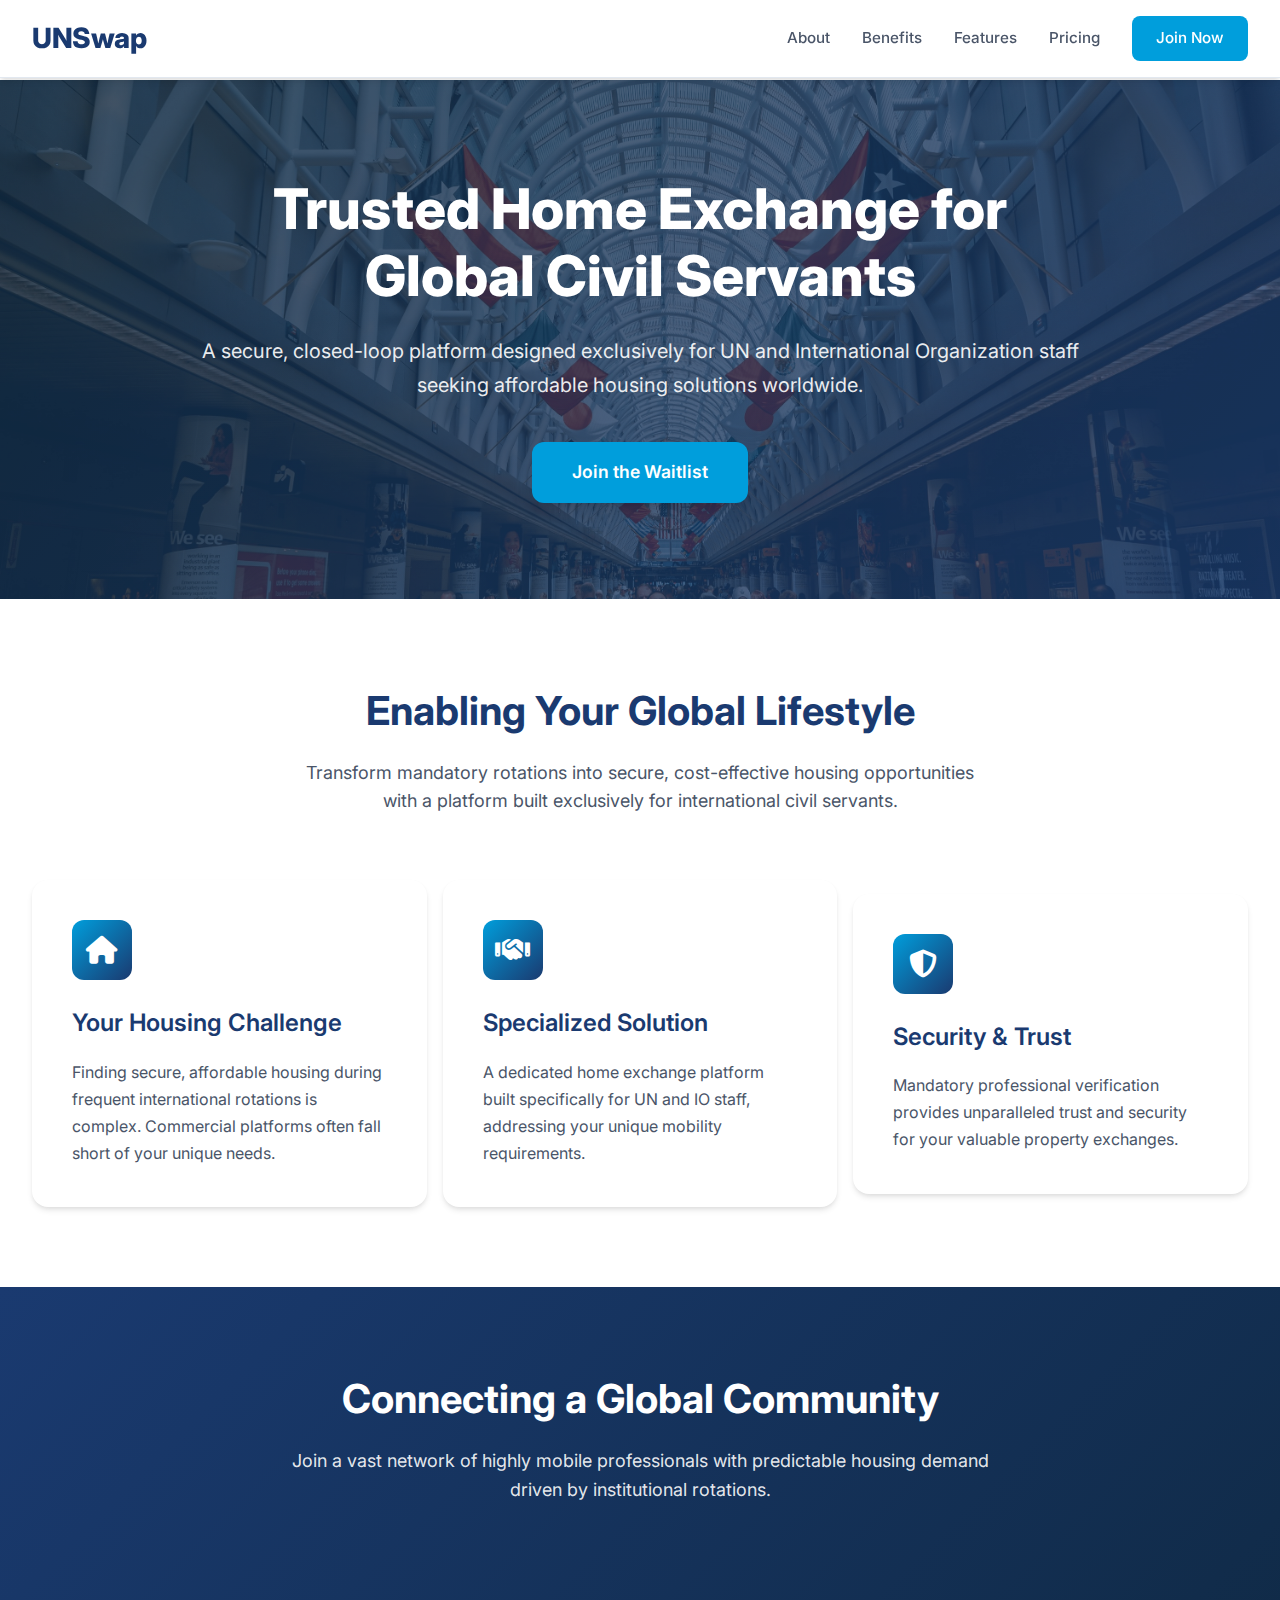
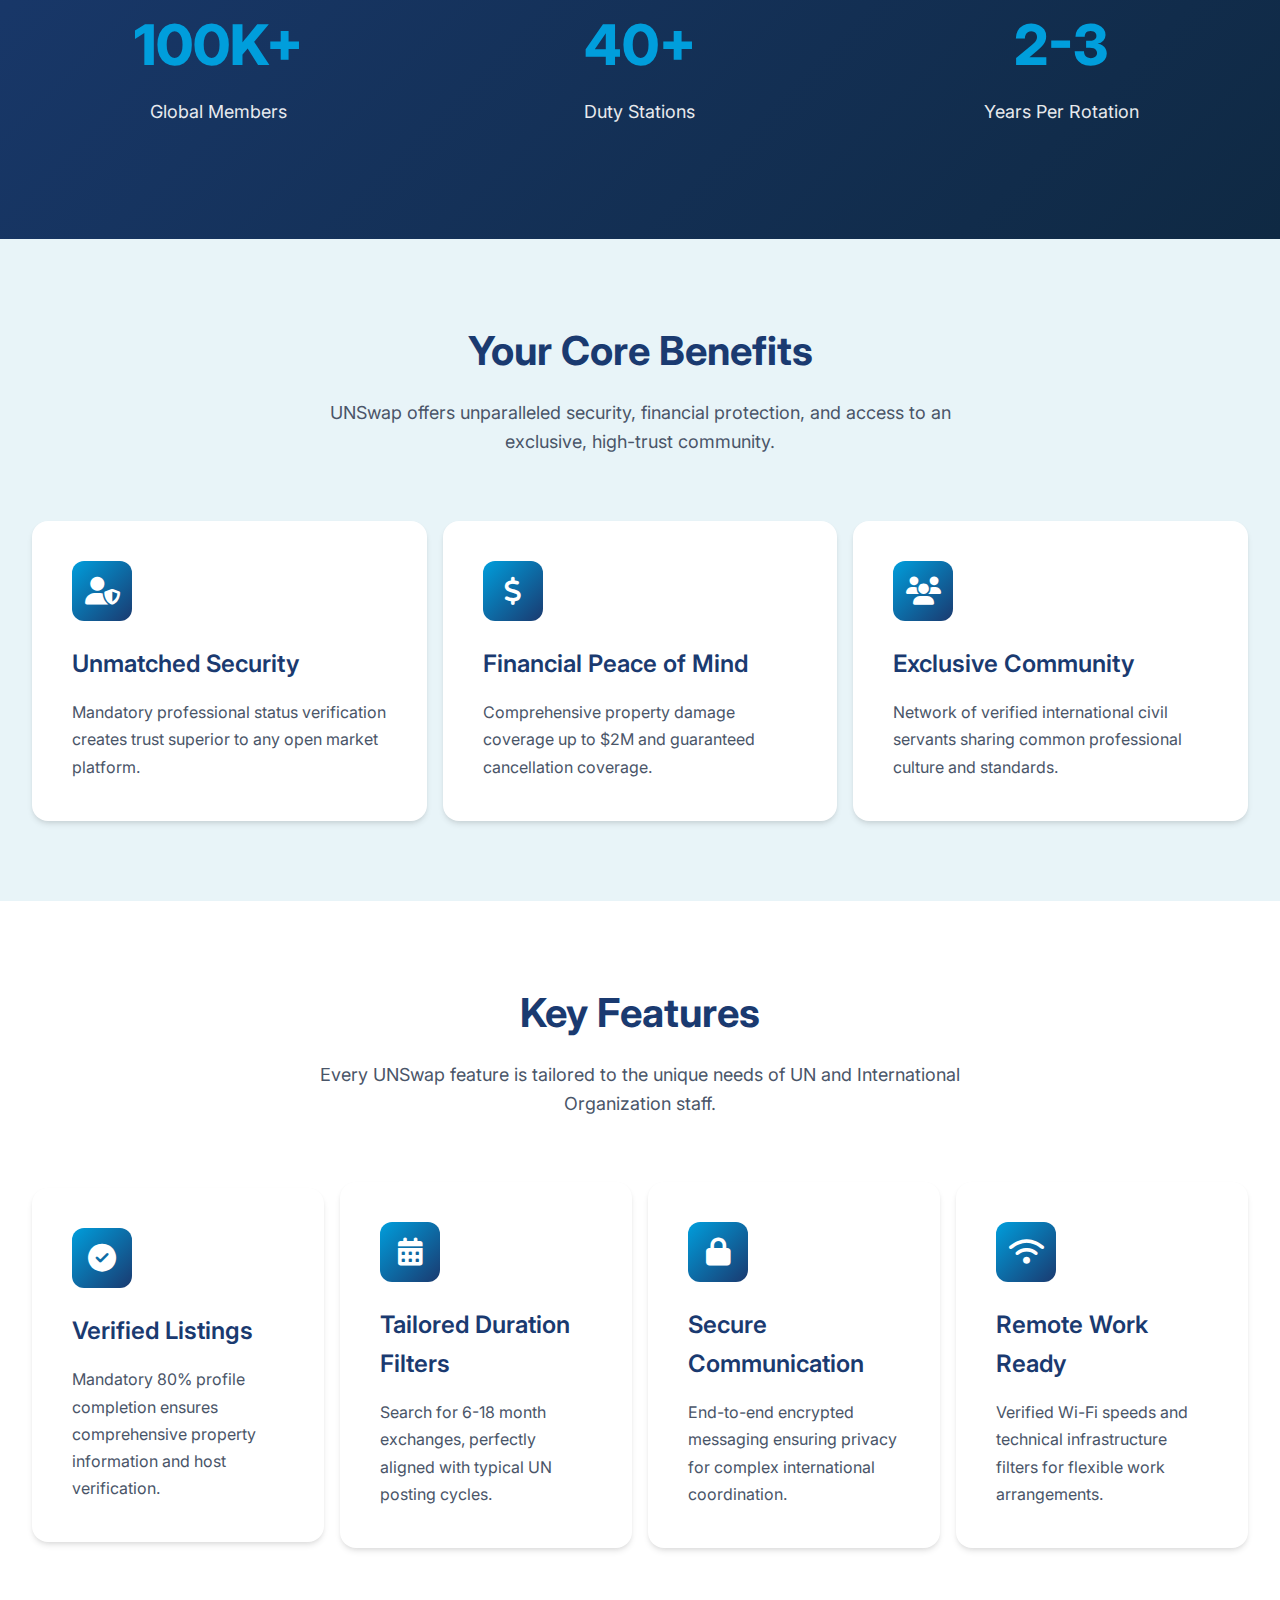
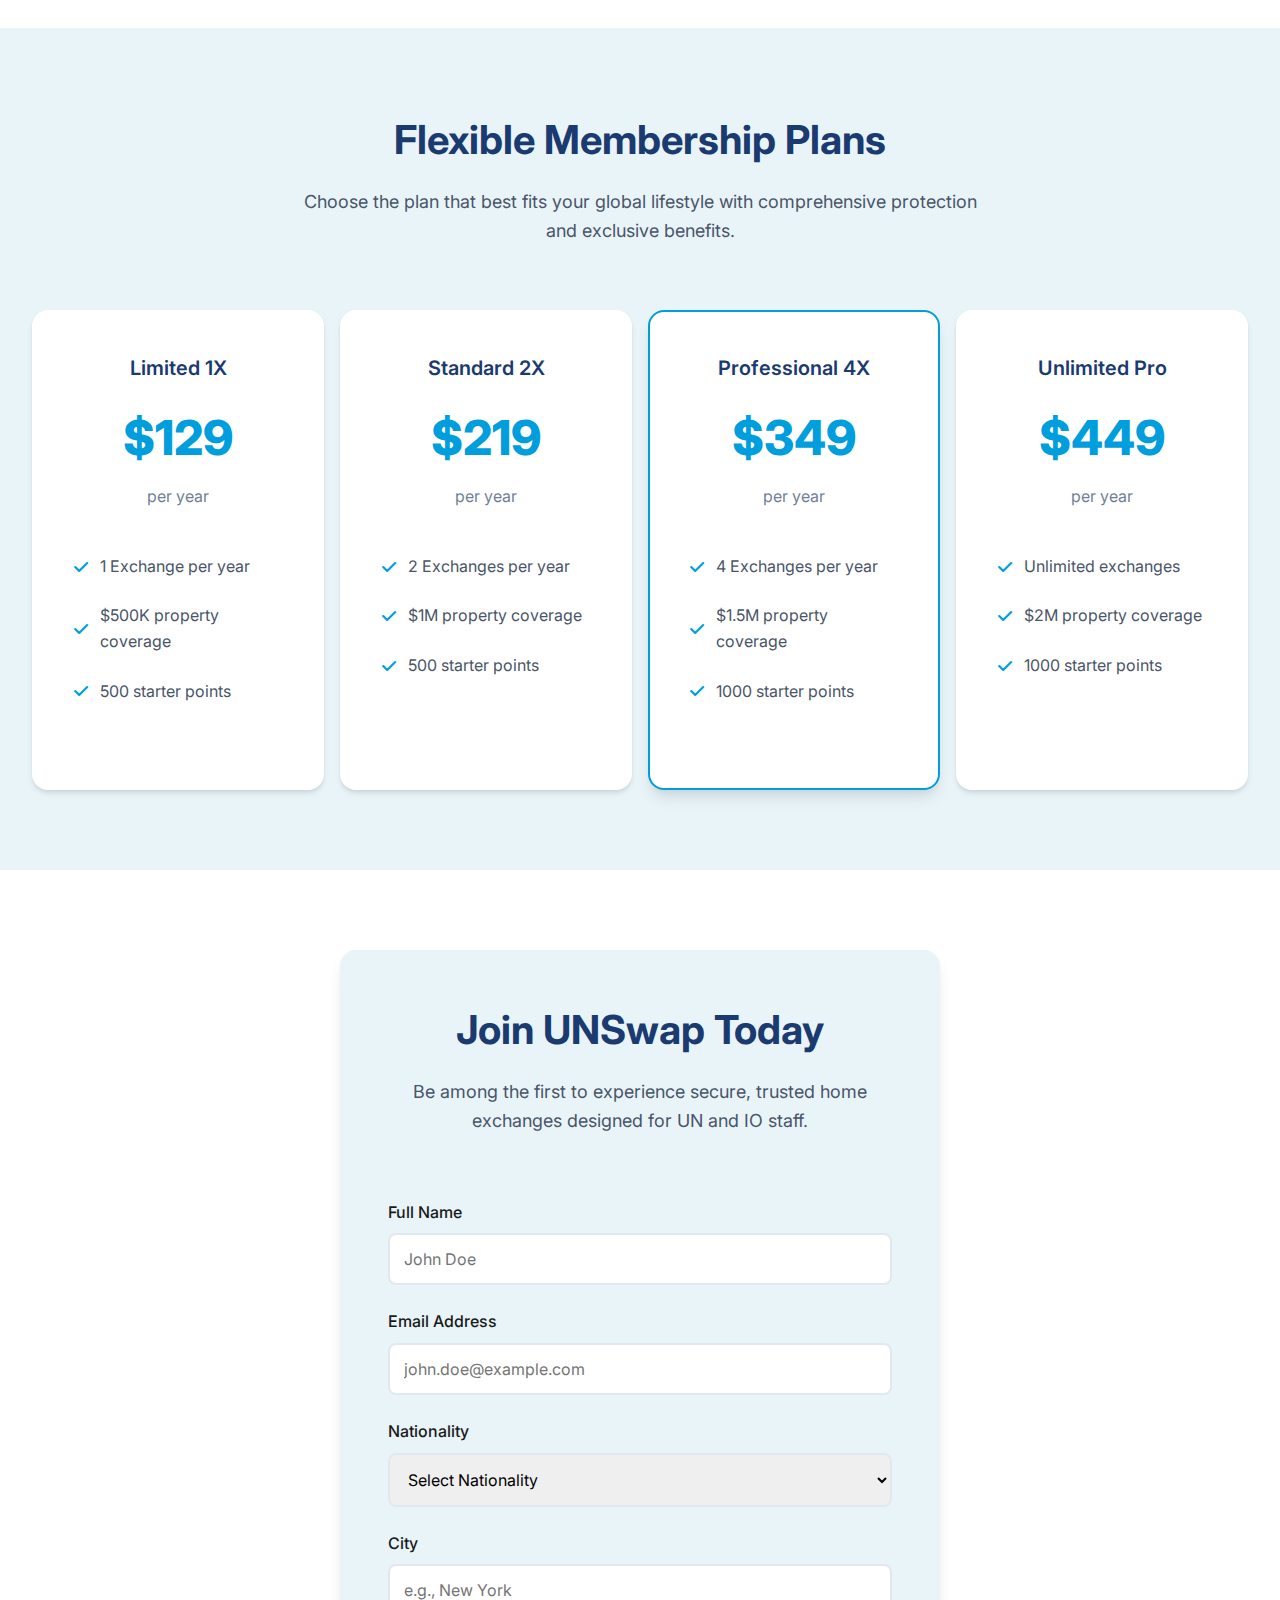
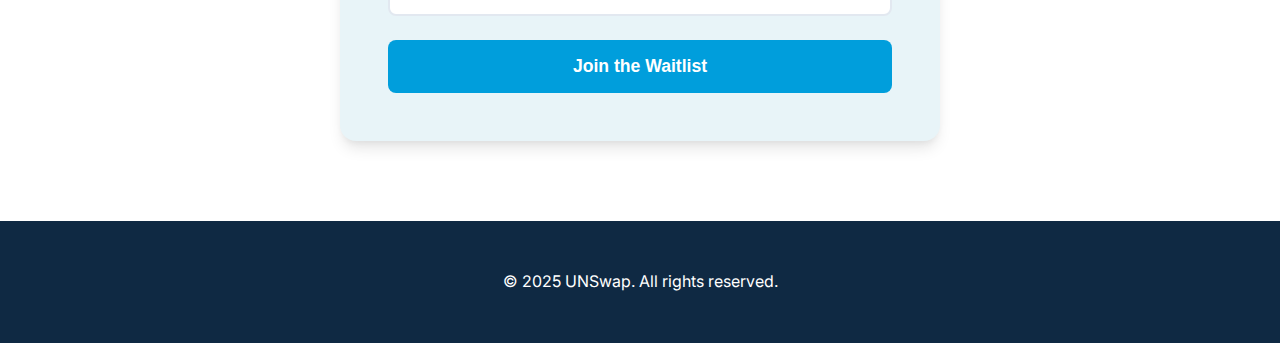
<file: index.html>
<!DOCTYPE html>
<html lang="en">
<head>
    <meta charset="UTF-8">
    <meta name="viewport" content="width=device-width, initial-scale=1.0">
    <title>UNSwap: Empowering Global Civil Service Mobility</title>
    <meta name="description" content="UNSwap: A closed-loop international civil service home exchange platform for UN and International Organization staff members.">
    <link href="https://fonts.googleapis.com/css2?family=Inter:wght@300;400;500;600;700;800&display=swap" rel="stylesheet">
    <link rel="stylesheet" href="https://cdnjs.cloudflare.com/ajax/libs/font-awesome/6.4.0/css/all.min.css">
    <link rel="stylesheet" href="style.css">
    
</head>
<body>
    <header class="header">
        <div class="header-container">
            <a href="#" class="logo">UNSwap</a>
            <button class="menu-toggle" id="menuToggle">
                <i class="fas fa-bars"></i>
            </button>
            <nav class="nav" id="nav">
                <a href="#about">About</a>
                <a href="#benefits">Benefits</a>
                <a href="#features">Features</a>
                <a href="#pricing">Pricing</a>
                <a href="#signup" class="btn-primary">Join Now</a>
            </nav>
        </div>
    </header>

    <section class="hero">
        <div class="hero-content">
            <h1>Trusted Home Exchange for Global Civil Servants</h1>
            <p>A secure, closed-loop platform designed exclusively for UN and International Organization staff seeking affordable housing solutions worldwide.</p>
            <a href="#signup" class="cta-button">Join the Waitlist</a>
        </div>
    </section>

    <section id="about">
        <div class="container">
            <div class="section-header">
                <h2>Enabling Your Global Lifestyle</h2>
                <p>Transform mandatory rotations into secure, cost-effective housing opportunities with a platform built exclusively for international civil servants.</p>
            </div>
            <div class="cards-grid">
                <div class="card">
                    <div class="card-icon">
                        <i class="fas fa-home"></i>
                    </div>
                    <h3>Your Housing Challenge</h3>
                    <p>Finding secure, affordable housing during frequent international rotations is complex. Commercial platforms often fall short of your unique needs.</p>
                </div>
                <div class="card">
                    <div class="card-icon">
                        <i class="fas fa-handshake"></i>
                    </div>
                    <h3>Specialized Solution</h3>
                    <p>A dedicated home exchange platform built specifically for UN and IO staff, addressing your unique mobility requirements.</p>
                </div>
                <div class="card">
                    <div class="card-icon">
                        <i class="fas fa-shield-alt"></i>
                    </div>
                    <h3>Security & Trust</h3>
                    <p>Mandatory professional verification provides unparalleled trust and security for your valuable property exchanges.</p>
                </div>
            </div>
        </div>
    </section>

    <section class="stats-section">
        <div class="container">
            <div class="section-header">
                <h2 style="color: white;">Connecting a Global Community</h2>
                <p style="color: rgba(255,255,255,0.9);">Join a vast network of highly mobile professionals with predictable housing demand driven by institutional rotations.</p>
            </div>
            <div class="stats-grid">
                <div class="stat-item">
                    <div class="stat-value">100K+</div>
                    <div class="stat-label">Global Members</div>
                </div>
                <div class="stat-item">
                    <div class="stat-value">40+</div>
                    <div class="stat-label">Duty Stations</div>
                </div>
                <div class="stat-item">
                    <div class="stat-value">2-3</div>
                    <div class="stat-label">Years Per Rotation</div>
                </div>
            </div>
        </div>
    </section>

    <section id="benefits" class="section-light">
        <div class="container">
            <div class="section-header">
                <h2>Your Core Benefits</h2>
                <p>UNSwap offers unparalleled security, financial protection, and access to an exclusive, high-trust community.</p>
            </div>
            <div class="cards-grid">
                <div class="card">
                    <div class="card-icon">
                        <i class="fas fa-user-shield"></i>
                    </div>
                    <h3>Unmatched Security</h3>
                    <p>Mandatory professional status verification creates trust superior to any open market platform.</p>
                </div>
                <div class="card">
                    <div class="card-icon">
                        <i class="fas fa-dollar-sign"></i>
                    </div>
                    <h3>Financial Peace of Mind</h3>
                    <p>Comprehensive property damage coverage up to $2M and guaranteed cancellation coverage.</p>
                </div>
                <div class="card">
                    <div class="card-icon">
                        <i class="fas fa-users"></i>
                    </div>
                    <h3>Exclusive Community</h3>
                    <p>Network of verified international civil servants sharing common professional culture and standards.</p>
                </div>
            </div>
        </div>
    </section>

    <section id="features">
        <div class="container">
            <div class="section-header">
                <h2>Key Features</h2>
                <p>Every UNSwap feature is tailored to the unique needs of UN and International Organization staff.</p>
            </div>
            <div class="cards-grid">
                <div class="card">
                    <div class="card-icon">
                        <i class="fas fa-check-circle"></i>
                    </div>
                    <h3>Verified Listings</h3>
                    <p>Mandatory 80% profile completion ensures comprehensive property information and host verification.</p>
                </div>
                <div class="card">
                    <div class="card-icon">
                        <i class="fas fa-calendar-alt"></i>
                    </div>
                    <h3>Tailored Duration Filters</h3>
                    <p>Search for 6-18 month exchanges, perfectly aligned with typical UN posting cycles.</p>
                </div>
                <div class="card">
                    <div class="card-icon">
                        <i class="fas fa-lock"></i>
                    </div>
                    <h3>Secure Communication</h3>
                    <p>End-to-end encrypted messaging ensuring privacy for complex international coordination.</p>
                </div>
                <div class="card">
                    <div class="card-icon">
                        <i class="fas fa-wifi"></i>
                    </div>
                    <h3>Remote Work Ready</h3>
                    <p>Verified Wi-Fi speeds and technical infrastructure filters for flexible work arrangements.</p>
                </div>
            </div>
        </div>
    </section>

    <section id="pricing" class="section-light">
        <div class="container">
            <div class="section-header">
                <h2>Flexible Membership Plans</h2>
                <p>Choose the plan that best fits your global lifestyle with comprehensive protection and exclusive benefits.</p>
            </div>
            <div class="pricing-grid">
                <div class="pricing-card">
                    <div class="pricing-tier">Limited 1X</div>
                    <div class="pricing-price">$129</div>
                    <div class="pricing-period">per year</div>
                    <ul class="pricing-features">
                        <li><i class="fas fa-check"></i> 1 Exchange per year</li>
                        <li><i class="fas fa-check"></i> $500K property coverage</li>
                        <li><i class="fas fa-check"></i> 500 starter points</li>
                    </ul>
                </div>
                <div class="pricing-card">
                    <div class="pricing-tier">Standard 2X</div>
                    <div class="pricing-price">$219</div>
                    <div class="pricing-period">per year</div>
                    <ul class="pricing-features">
                        <li><i class="fas fa-check"></i> 2 Exchanges per year</li>
                        <li><i class="fas fa-check"></i> $1M property coverage</li>
                        <li><i class="fas fa-check"></i> 500 starter points</li>
                    </ul>
                </div>
                <div class="pricing-card featured">
                    <div class="pricing-tier">Professional 4X</div>
                    <div class="pricing-price">$349</div>
                    <div class="pricing-period">per year</div>
                    <ul class="pricing-features">
                        <li><i class="fas fa-check"></i> 4 Exchanges per year</li>
                        <li><i class="fas fa-check"></i> $1.5M property coverage</li>
                        <li><i class="fas fa-check"></i> 1000 starter points</li>
                    </ul>
                </div>
                <div class="pricing-card">
                    <div class="pricing-tier">Unlimited Pro</div>
                    <div class="pricing-price">$449</div>
                    <div class="pricing-period">per year</div>
                    <ul class="pricing-features">
                        <li><i class="fas fa-check"></i> Unlimited exchanges</li>
                        <li><i class="fas fa-check"></i> $2M property coverage</li>
                        <li><i class="fas fa-check"></i> 1000 starter points</li>
                    </ul>
                </div>
            </div>
        </div>
    </section>

    <section id="signup" class="form-section">
        <div class="container">
            <div class="form-container">
                <div class="section-header">
                    <h2>Join UNSwap Today</h2>
                    <p>Be among the first to experience secure, trusted home exchanges designed for UN and IO staff.</p>
                </div>
                <form id="signupForm">
                    <div class="form-group">
                        <label for="name">Full Name</label>
                        <input type="text" id="name" name="name" placeholder="John Doe" required>
                        <div class="error-message">Please enter your full name.</div>
                    </div>
                    <div class="form-group">
                        <label for="email">Email Address</label>
                        <input type="email" id="email" name="email" placeholder="john.doe@example.com" required>
                        <div class="error-message">Please enter a valid email address.</div>
                    </div>
                    <div class="form-group">
                        <label for="nationality">Nationality</label>
                        <select id="nationality" name="nationality" required>
                            <option value="">Select Nationality</option>
                        </select>
                        <div class="error-message">Please select your nationality.</div>
                    </div>
                    <div class="form-group">
                        <label for="city">City</label>
                        <input type="text" id="city" name="city" placeholder="e.g., New York" required>
                        <div class="error-message">Please enter your city.</div>
                    </div>
                    <button type="submit" class="submit-btn">Join the Waitlist</button>
                </form>
            </div>
        </div>
    </section>

    <footer>
        <div class="container">
            <p>&copy; 2025 UNSwap. All rights reserved.
                 <!-- <a href="#">Privacy Policy</a> | <a href="#">Terms of Service</a> -->
            </p>
        </div>
    </footer>

    <script src="script.js"> </script>
</body>
</html>
</file>
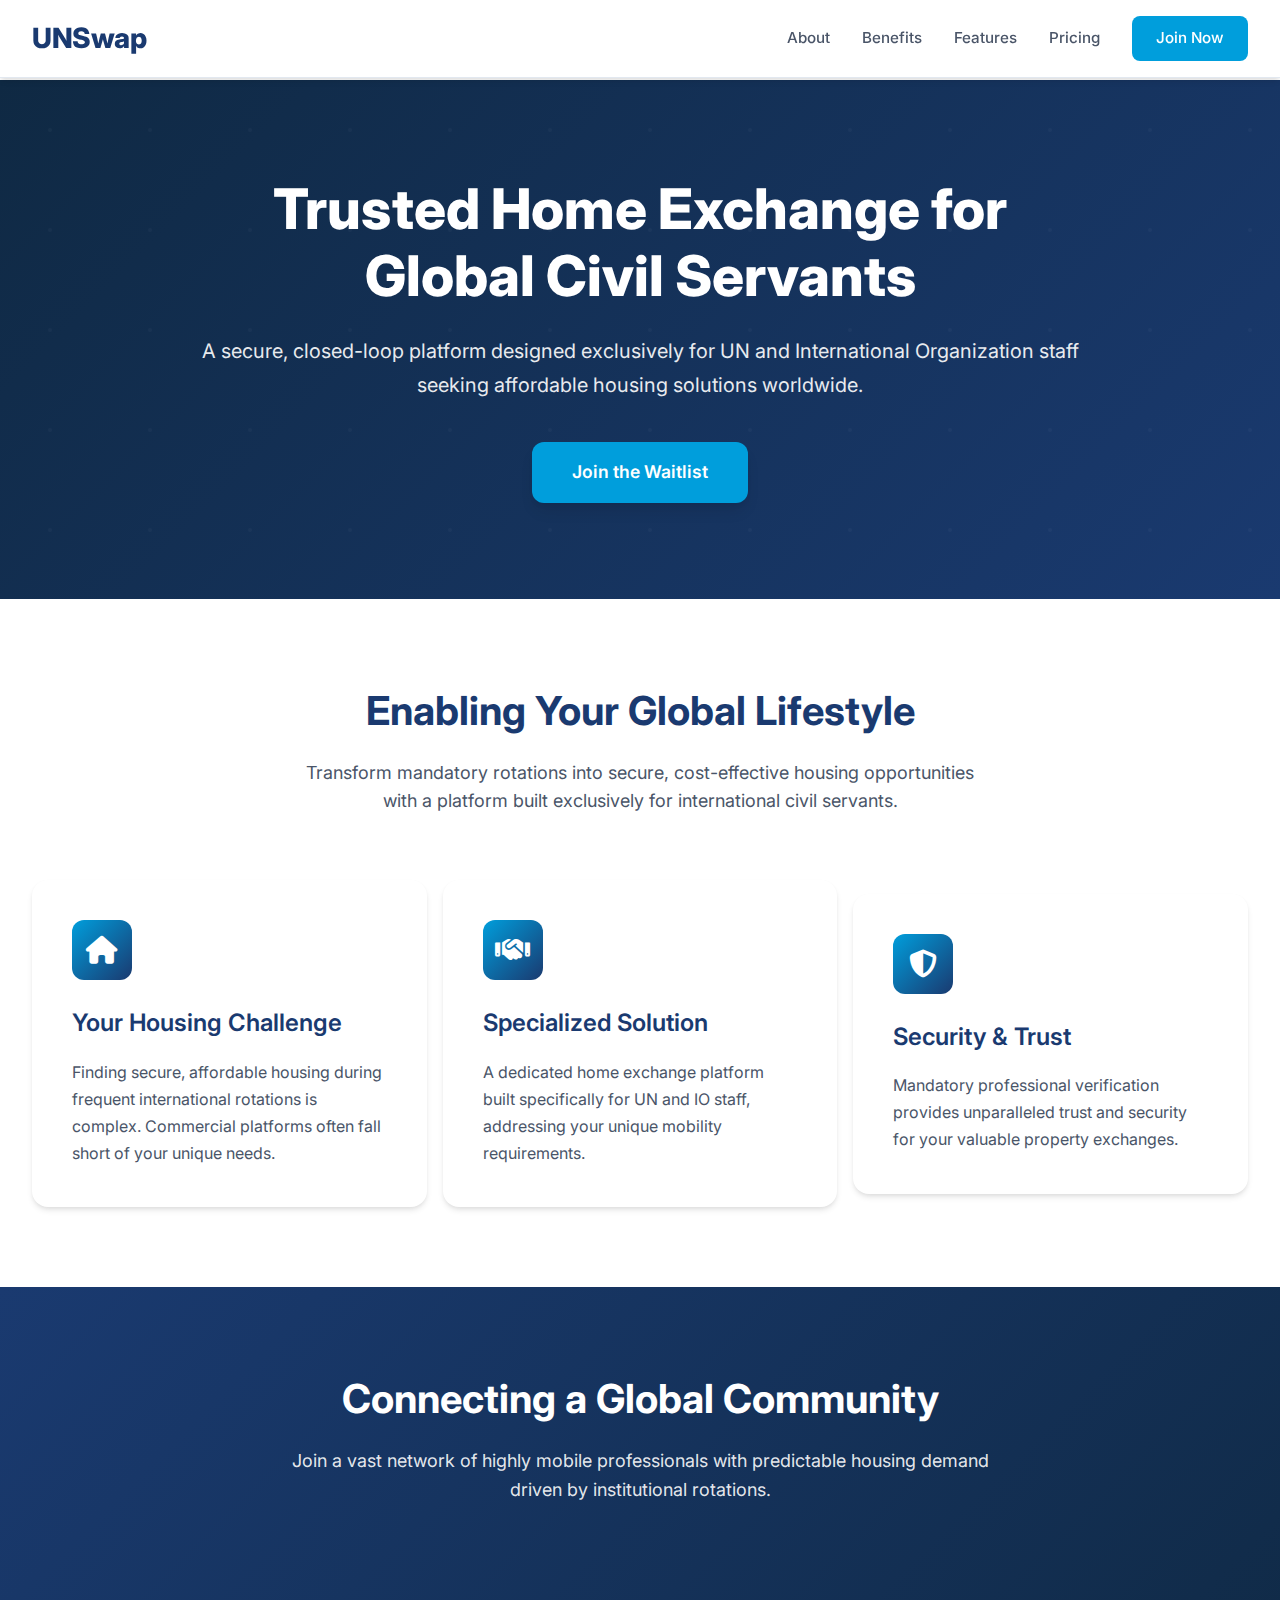
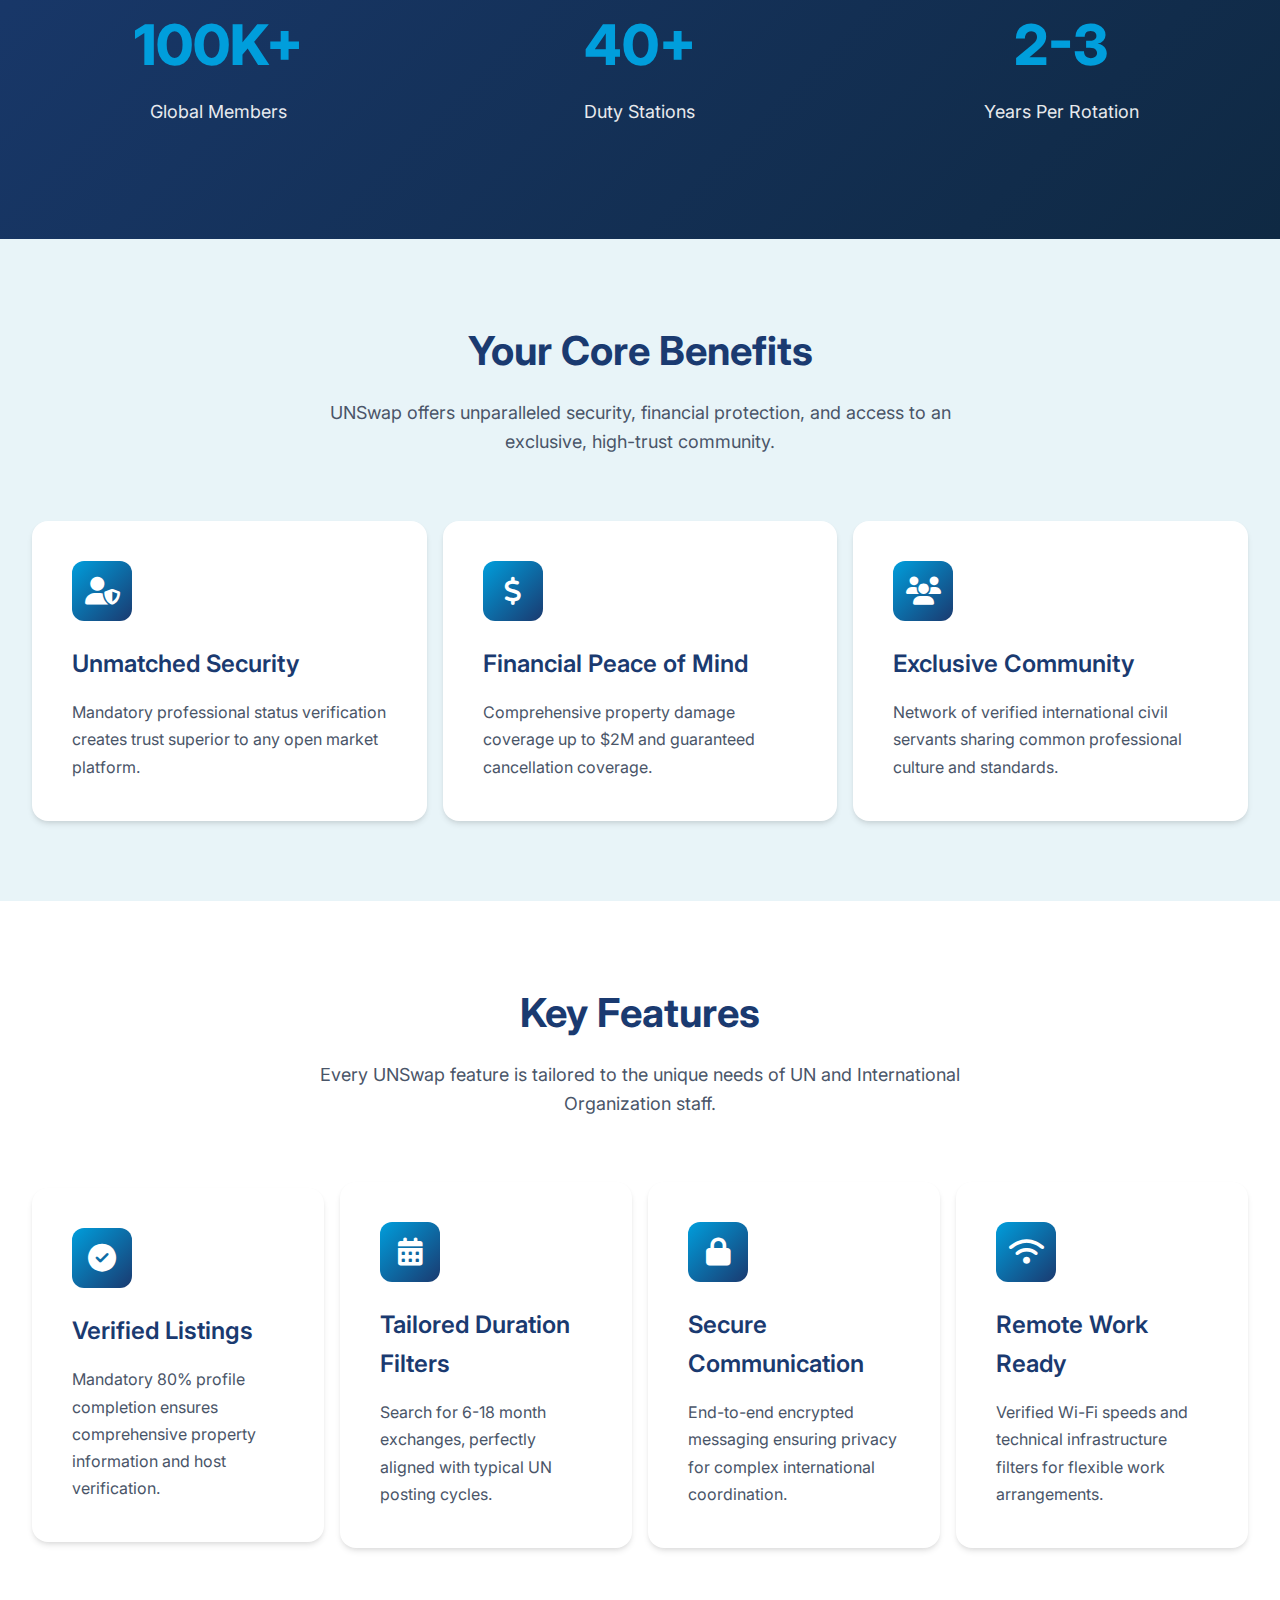
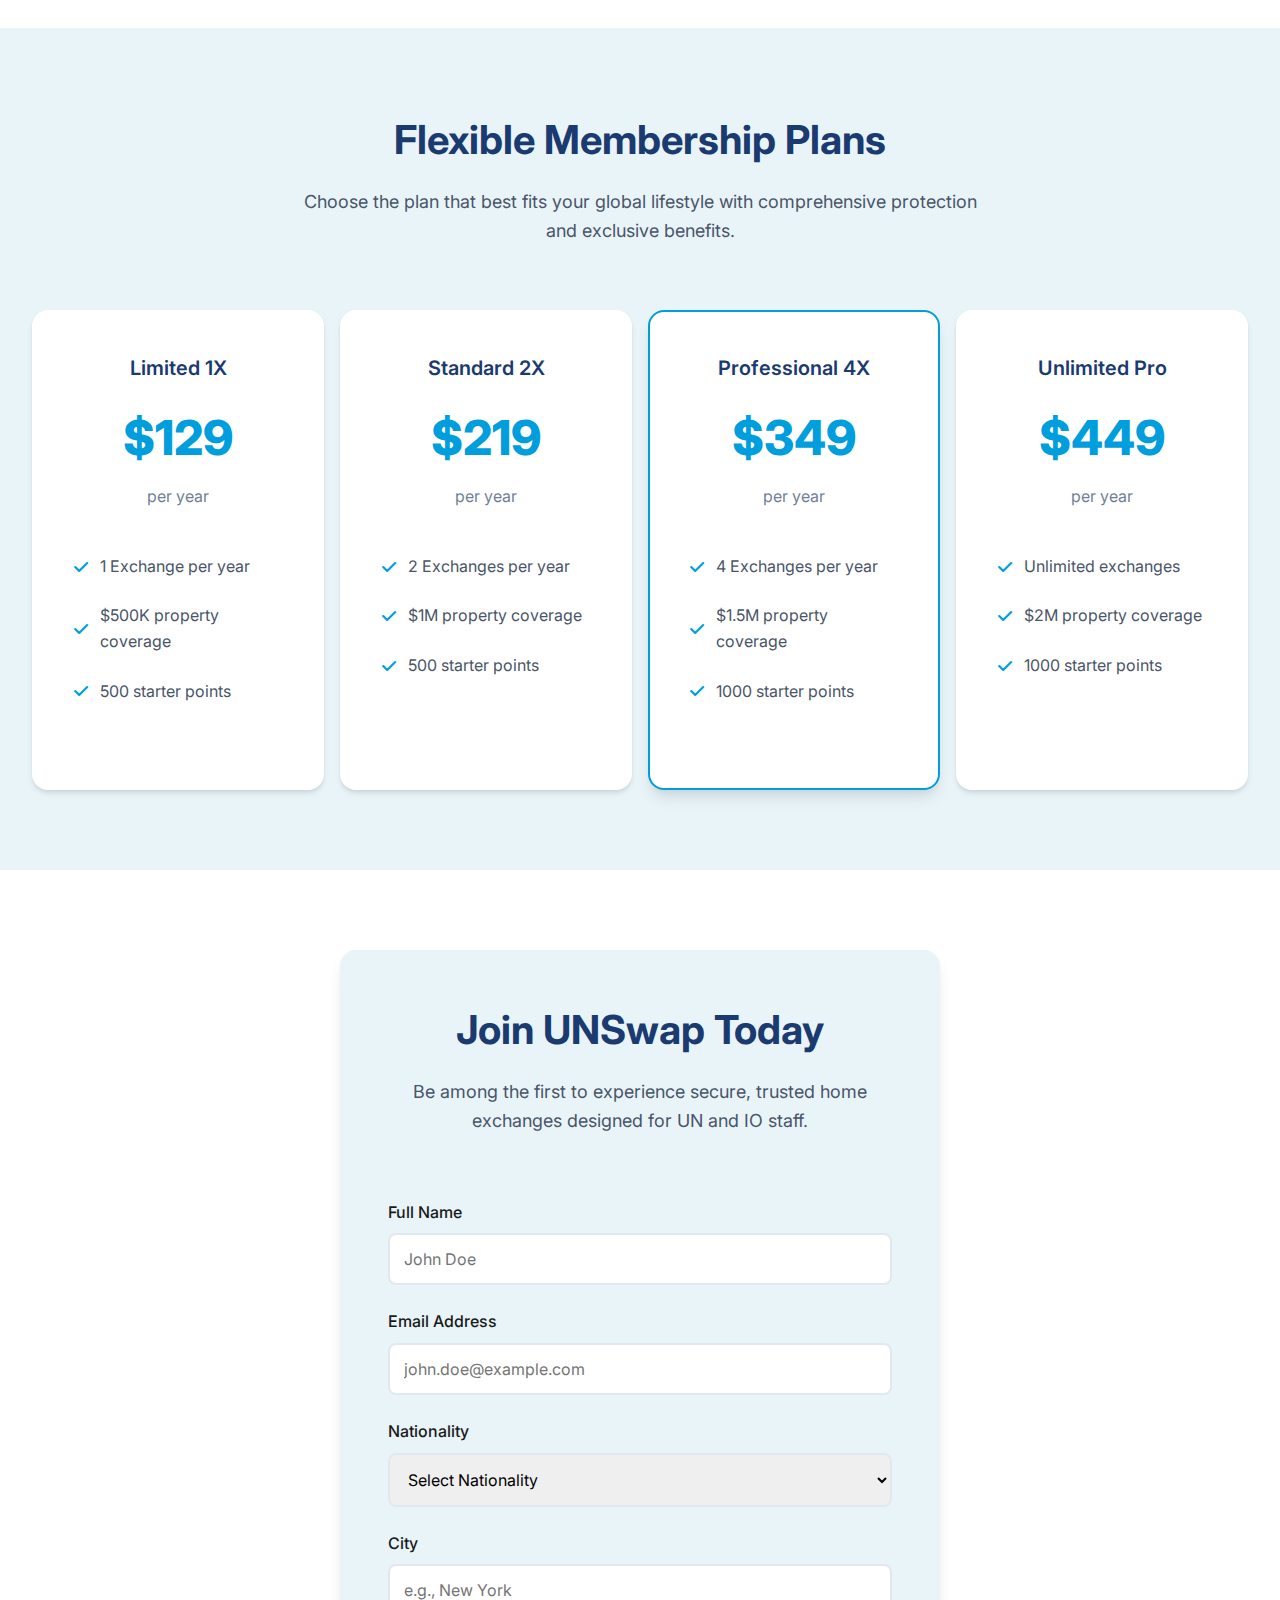
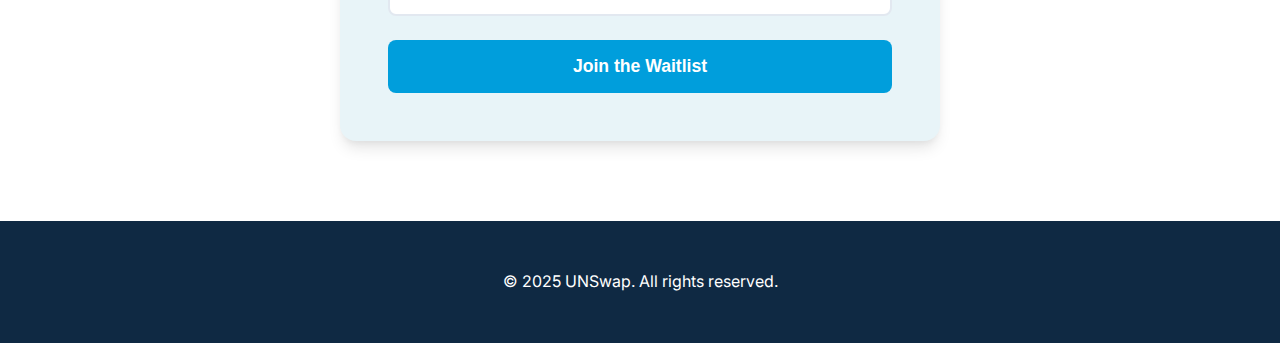
<file: unswap landing page.html>
<!DOCTYPE html>
<html lang="en">
<head>
    <meta charset="UTF-8">
    <meta name="viewport" content="width=device-width, initial-scale=1.0">
    <title>UNSwap: Empowering Global Civil Service Mobility</title>
    <meta name="description" content="UNSwap: A closed-loop international civil service home exchange platform for UN and International Organization staff members.">
    <link href="https://fonts.googleapis.com/css2?family=Inter:wght@300;400;500;600;700;800&display=swap" rel="stylesheet">
    <link rel="stylesheet" href="https://cdnjs.cloudflare.com/ajax/libs/font-awesome/6.4.0/css/all.min.css">
    <style>
        :root {
            --un-blue: #009edc;
            --un-dark-blue: #1a3a70;
            --un-light-blue: #e8f4f8;
            --un-navy: #0f2943;
            --text-dark: #1a1a1a;
            --text-gray: #4a5568;
            --text-light: #718096;
            --white: #ffffff;
            --border: #e2e8f0;
            --shadow: 0 4px 6px -1px rgba(0,0,0,0.1), 0 2px 4px -1px rgba(0,0,0,0.06);
            --shadow-lg: 0 10px 15px -3px rgba(0,0,0,0.1), 0 4px 6px -2px rgba(0,0,0,0.05);
        }

        * {
            margin: 0;
            padding: 0;
            box-sizing: border-box;
        }

        body {
            font-family: 'Inter', sans-serif;
            color: var(--text-dark);
            line-height: 1.6;
            background: var(--white);
        }

        /* Header */
        .header {
            position: fixed;
            top: 0;
            left: 0;
            right: 0;
            background: var(--white);
            border-bottom: 1px solid var(--border);
            z-index: 1000;
            box-shadow: var(--shadow);
        }

        .header-container {
            max-width: 1280px;
            margin: 0 auto;
            padding: 1rem 2rem;
            display: flex;
            justify-content: space-between;
            align-items: center;
        }

        .logo {
            font-size: 1.75rem;
            font-weight: 800;
            color: var(--un-dark-blue);
            text-decoration: none;
            letter-spacing: -0.5px;
        }

        .nav {
            display: flex;
            gap: 2rem;
            align-items: center;
        }

        .nav a {
            color: var(--text-gray);
            text-decoration: none;
            font-weight: 500;
            font-size: 0.95rem;
            transition: color 0.3s;
        }

        .nav a:hover {
            color: var(--un-blue);
        }

        .nav .btn-primary {
            background: var(--un-blue);
            color: var(--white);
            padding: 0.625rem 1.5rem;
            border-radius: 8px;
            transition: all 0.3s;
        }

        .nav .btn-primary:hover {
            background: var(--un-dark-blue);
            transform: translateY(-2px);
            box-shadow: var(--shadow-lg);
        }

        .menu-toggle {
            display: none;
            background: none;
            border: none;
            font-size: 1.5rem;
            color: var(--un-dark-blue);
            cursor: pointer;
        }

        /* Hero */
        .hero {
            margin-top: 80px;
            background: linear-gradient(135deg, var(--un-navy) 0%, var(--un-dark-blue) 100%);
            color: var(--white);
            padding: 6rem 2rem;
            text-align: center;
            position: relative;
            overflow: hidden;

        }

        .hero::before {
            content: '';
            position: absolute;
            top: 0;
            left: 0;
            right: 0;
            bottom: 0;
            background: url('data:image/svg+xml,<svg width="100" height="100" xmlns="http://www.w3.org/2000/svg"><circle cx="50" cy="50" r="2" fill="rgba(255,255,255,0.1)"/></svg>');
            opacity: 0.3;
        }

        .hero-content {
            max-width: 900px;
            margin: 0 auto;
            position: relative;
            z-index: 1;
        }

        .hero h1 {
            font-size: 3.5rem;
            font-weight: 800;
            margin-bottom: 1.5rem;
            line-height: 1.2;
        }

        .hero p {
            font-size: 1.25rem;
            margin-bottom: 2.5rem;
            opacity: 0.9;
            line-height: 1.7;
        }

        .cta-button {
            display: inline-block;
            background: var(--un-blue);
            color: var(--white);
            padding: 1rem 2.5rem;
            border-radius: 12px;
            text-decoration: none;
            font-weight: 600;
            font-size: 1.1rem;
            transition: all 0.3s;
            box-shadow: var(--shadow-lg);
        }

        .cta-button:hover {
            background: var(--white);
            color: var(--un-blue);
            transform: translateY(-3px);
            box-shadow: 0 20px 25px -5px rgba(0,0,0,0.2);
        }

        /* Section Styles */
        section {
            padding: 5rem 2rem;
        }

        .section-light {
            background: var(--un-light-blue);
        }

        .container {
            max-width: 1280px;
            margin: 0 auto;
        }

        .section-header {
            text-align: center;
            margin-bottom: 4rem;
        }

        .section-header h2 {
            font-size: 2.5rem;
            font-weight: 700;
            color: var(--un-dark-blue);
            margin-bottom: 1rem;
        }

        .section-header p {
            font-size: 1.125rem;
            color: var(--text-gray);
            max-width: 700px;
            margin: 0 auto;
        }

        /* Cards Grid */
        .cards-grid {
            display: grid;
            grid-template-columns: repeat(auto-fit, minmax(280px, 1fr));
            gap: 1rem;
            justify-content: center;
            align-items: center;
        }

        .card {
            background: var(--white);
            padding: 2.5rem;
            border-radius: 16px;
            box-shadow: var(--shadow);
            transition: all 0.3s;
        }

        .card:hover {
            transform: translateY(-8px);
            box-shadow: var(--shadow-lg);
        }

        .card-icon {
            width: 60px;
            height: 60px;
            background: linear-gradient(135deg, var(--un-blue), var(--un-dark-blue));
            border-radius: 12px;
            display: flex;
            align-items: center;
            justify-content: center;
            margin-bottom: 1.5rem;
        }

        .card-icon i {
            font-size: 1.75rem;
            color: var(--white);
        }

        .card h3 {
            font-size: 1.5rem;
            font-weight: 600;
            color: var(--un-dark-blue);
            margin-bottom: 1rem;
        }

        .card p {
            color: var(--text-gray);
            line-height: 1.7;
        }

        /* Stats Section */
        .stats-section {
            background: linear-gradient(135deg, var(--un-dark-blue), var(--un-navy));
            color: var(--white);
            text-align: center;
        }

        .stats-grid {
            display: grid;
            grid-template-columns: repeat(auto-fit, minmax(250px, 1fr));
            gap: 3rem;
            margin-top: 3rem;
        }

        .stat-item {
            padding: 2rem;
        }

        .stat-value {
            font-size: 3.5rem;
            font-weight: 800;
            color: var(--un-blue);
            margin-bottom: 0.5rem;
        }

        .stat-label {
            font-size: 1.125rem;
            opacity: 0.9;
        }

        /* Pricing Table */
        .pricing-grid {
            display: grid;
            grid-template-columns: repeat(4, minmax(290px, 1fr));
            gap: 1rem;
            margin-top: 3rem;
        }

        .pricing-card {
            background: var(--white);
            padding: 2.5rem;
            border-radius: 16px;
            box-shadow: var(--shadow);
            border: 2px solid transparent;
            transition: all 0.3s;
            text-align: center;
        }

        .pricing-card:hover {
            border-color: var(--un-blue);
            transform: translateY(-8px);
        }

        .pricing-card.featured {
            border-color: var(--un-blue);
            box-shadow: var(--shadow-lg);
        }

        .pricing-tier {
            font-size: 1.25rem;
            font-weight: 600;
            color: var(--un-dark-blue);
            margin-bottom: 1rem;
        }

        .pricing-price {
            font-size: 3rem;
            font-weight: 800;
            color: var(--un-blue);
            margin-bottom: 0.5rem;
        }

        .pricing-period {
            color: var(--text-light);
            margin-bottom: 2rem;
        }

        .pricing-features {
            list-style: none;
            margin-bottom: 2rem;
            text-align: left;
        }

        .pricing-features li {
            padding: 0.75rem 0;
            color: var(--text-gray);
            display: flex;
            align-items: center;
            gap: 0.75rem;
        }

        .pricing-features i {
            color: var(--un-blue);
        }

        /* Form */
        .form-section {
            background: var(--white);
        }

        .form-container {
            max-width: 600px;
            margin: 0 auto;
            background: var(--un-light-blue);
            padding: 3rem;
            border-radius: 16px;
            box-shadow: var(--shadow-lg);
        }

        .form-group {
            margin-bottom: 1.5rem;
        }

        label {
            display: block;
            margin-bottom: 0.5rem;
            font-weight: 500;
            color: var(--text-dark);
        }

        input, select {
            width: 100%;
            padding: 0.875rem;
            border: 2px solid var(--border);
            border-radius: 8px;
            font-family: 'Inter', sans-serif;
            font-size: 1rem;
            transition: all 0.3s;
        }

        input:focus, select:focus {
            outline: none;
            border-color: var(--un-blue);
            box-shadow: 0 0 0 3px rgba(0, 158, 220, 0.1);
        }

        .submit-btn {
            width: 100%;
            padding: 1rem;
            background: var(--un-blue);
            color: var(--white);
            border: none;
            border-radius: 8px;
            font-size: 1.1rem;
            font-weight: 600;
            cursor: pointer;
            transition: all 0.3s;
        }

        .submit-btn:hover {
            background: var(--un-dark-blue);
            transform: translateY(-2px);
            box-shadow: var(--shadow-lg);
        }

        .error-message {
            color: #e53e3e;
            font-size: 0.875rem;
            margin-top: 0.25rem;
            display: none;
        }

        .form-group.has-error input,
        .form-group.has-error select {
            border-color: #e53e3e;
        }

        .form-group.has-error .error-message {
            display: block;
        }

        /* Footer */
        footer {
            background: var(--un-navy);
            color: var(--white);
            padding: 3rem 2rem;
            text-align: center;
        }

        footer a {
            color: var(--un-blue);
            text-decoration: none;
        }

        /* Mobile Styles */
        @media (max-width: 768px) {
            .nav {
                position: fixed;
                top: 80px;
                left: 0;
                right: 0;
                background: var(--white);
                flex-direction: column;
                padding: 2rem;
                box-shadow: var(--shadow-lg);
                transform: translateY(-100%);
                opacity: 0;
                visibility: hidden;
                transition: all 0.3s;
            }

            .nav.active {
                transform: translateY(0);
                opacity: 1;
                visibility: visible;
            }

            .menu-toggle {
                display: block;
            }

            .hero h1 {
                font-size: 2.25rem;
            }

            .hero p {
                font-size: 1.125rem;
            }

            .section-header h2 {
                font-size: 2rem;
            }

            .cards-grid {
                grid-template-columns: 1fr;
            }

            .pricing-grid {
                grid-template-columns: 1fr;
            }
        }
    </style>
</head>
<body>
    <header class="header">
        <div class="header-container">
            <a href="#" class="logo">UNSwap</a>
            <button class="menu-toggle" id="menuToggle">
                <i class="fas fa-bars"></i>
            </button>
            <nav class="nav" id="nav">
                <a href="#about">About</a>
                <a href="#benefits">Benefits</a>
                <a href="#features">Features</a>
                <a href="#pricing">Pricing</a>
                <a href="#signup" class="btn-primary">Join Now</a>
            </nav>
        </div>
    </header>

    <section class="hero">
        <div class="hero-content">
            <h1>Trusted Home Exchange for Global Civil Servants</h1>
            <p>A secure, closed-loop platform designed exclusively for UN and International Organization staff seeking affordable housing solutions worldwide.</p>
            <a href="#signup" class="cta-button">Join the Waitlist</a>
        </div>
    </section>

    <section id="about">
        <div class="container">
            <div class="section-header">
                <h2>Enabling Your Global Lifestyle</h2>
                <p>Transform mandatory rotations into secure, cost-effective housing opportunities with a platform built exclusively for international civil servants.</p>
            </div>
            <div class="cards-grid">
                <div class="card">
                    <div class="card-icon">
                        <i class="fas fa-home"></i>
                    </div>
                    <h3>Your Housing Challenge</h3>
                    <p>Finding secure, affordable housing during frequent international rotations is complex. Commercial platforms often fall short of your unique needs.</p>
                </div>
                <div class="card">
                    <div class="card-icon">
                        <i class="fas fa-handshake"></i>
                    </div>
                    <h3>Specialized Solution</h3>
                    <p>A dedicated home exchange platform built specifically for UN and IO staff, addressing your unique mobility requirements.</p>
                </div>
                <div class="card">
                    <div class="card-icon">
                        <i class="fas fa-shield-alt"></i>
                    </div>
                    <h3>Security & Trust</h3>
                    <p>Mandatory professional verification provides unparalleled trust and security for your valuable property exchanges.</p>
                </div>
            </div>
        </div>
    </section>

    <section class="stats-section">
        <div class="container">
            <div class="section-header">
                <h2 style="color: white;">Connecting a Global Community</h2>
                <p style="color: rgba(255,255,255,0.9);">Join a vast network of highly mobile professionals with predictable housing demand driven by institutional rotations.</p>
            </div>
            <div class="stats-grid">
                <div class="stat-item">
                    <div class="stat-value">100K+</div>
                    <div class="stat-label">Global Members</div>
                </div>
                <div class="stat-item">
                    <div class="stat-value">40+</div>
                    <div class="stat-label">Duty Stations</div>
                </div>
                <div class="stat-item">
                    <div class="stat-value">2-3</div>
                    <div class="stat-label">Years Per Rotation</div>
                </div>
            </div>
        </div>
    </section>

    <section id="benefits" class="section-light">
        <div class="container">
            <div class="section-header">
                <h2>Your Core Benefits</h2>
                <p>UNSwap offers unparalleled security, financial protection, and access to an exclusive, high-trust community.</p>
            </div>
            <div class="cards-grid">
                <div class="card">
                    <div class="card-icon">
                        <i class="fas fa-user-shield"></i>
                    </div>
                    <h3>Unmatched Security</h3>
                    <p>Mandatory professional status verification creates trust superior to any open market platform.</p>
                </div>
                <div class="card">
                    <div class="card-icon">
                        <i class="fas fa-dollar-sign"></i>
                    </div>
                    <h3>Financial Peace of Mind</h3>
                    <p>Comprehensive property damage coverage up to $2M and guaranteed cancellation coverage.</p>
                </div>
                <div class="card">
                    <div class="card-icon">
                        <i class="fas fa-users"></i>
                    </div>
                    <h3>Exclusive Community</h3>
                    <p>Network of verified international civil servants sharing common professional culture and standards.</p>
                </div>
            </div>
        </div>
    </section>

    <section id="features">
        <div class="container">
            <div class="section-header">
                <h2>Key Features</h2>
                <p>Every UNSwap feature is tailored to the unique needs of UN and International Organization staff.</p>
            </div>
            <div class="cards-grid">
                <div class="card">
                    <div class="card-icon">
                        <i class="fas fa-check-circle"></i>
                    </div>
                    <h3>Verified Listings</h3>
                    <p>Mandatory 80% profile completion ensures comprehensive property information and host verification.</p>
                </div>
                <div class="card">
                    <div class="card-icon">
                        <i class="fas fa-calendar-alt"></i>
                    </div>
                    <h3>Tailored Duration Filters</h3>
                    <p>Search for 6-18 month exchanges, perfectly aligned with typical UN posting cycles.</p>
                </div>
                <div class="card">
                    <div class="card-icon">
                        <i class="fas fa-lock"></i>
                    </div>
                    <h3>Secure Communication</h3>
                    <p>End-to-end encrypted messaging ensuring privacy for complex international coordination.</p>
                </div>
                <div class="card">
                    <div class="card-icon">
                        <i class="fas fa-wifi"></i>
                    </div>
                    <h3>Remote Work Ready</h3>
                    <p>Verified Wi-Fi speeds and technical infrastructure filters for flexible work arrangements.</p>
                </div>
            </div>
        </div>
    </section>

    <section id="pricing" class="section-light">
        <div class="container">
            <div class="section-header">
                <h2>Flexible Membership Plans</h2>
                <p>Choose the plan that best fits your global lifestyle with comprehensive protection and exclusive benefits.</p>
            </div>
            <div class="pricing-grid">
                <div class="pricing-card">
                    <div class="pricing-tier">Limited 1X</div>
                    <div class="pricing-price">$129</div>
                    <div class="pricing-period">per year</div>
                    <ul class="pricing-features">
                        <li><i class="fas fa-check"></i> 1 Exchange per year</li>
                        <li><i class="fas fa-check"></i> $500K property coverage</li>
                        <li><i class="fas fa-check"></i> 500 starter points</li>
                    </ul>
                </div>
                <div class="pricing-card">
                    <div class="pricing-tier">Standard 2X</div>
                    <div class="pricing-price">$219</div>
                    <div class="pricing-period">per year</div>
                    <ul class="pricing-features">
                        <li><i class="fas fa-check"></i> 2 Exchanges per year</li>
                        <li><i class="fas fa-check"></i> $1M property coverage</li>
                        <li><i class="fas fa-check"></i> 500 starter points</li>
                    </ul>
                </div>
                <div class="pricing-card featured">
                    <div class="pricing-tier">Professional 4X</div>
                    <div class="pricing-price">$349</div>
                    <div class="pricing-period">per year</div>
                    <ul class="pricing-features">
                        <li><i class="fas fa-check"></i> 4 Exchanges per year</li>
                        <li><i class="fas fa-check"></i> $1.5M property coverage</li>
                        <li><i class="fas fa-check"></i> 1000 starter points</li>
                    </ul>
                </div>
                <div class="pricing-card">
                    <div class="pricing-tier">Unlimited Pro</div>
                    <div class="pricing-price">$449</div>
                    <div class="pricing-period">per year</div>
                    <ul class="pricing-features">
                        <li><i class="fas fa-check"></i> Unlimited exchanges</li>
                        <li><i class="fas fa-check"></i> $2M property coverage</li>
                        <li><i class="fas fa-check"></i> 1000 starter points</li>
                    </ul>
                </div>
            </div>
        </div>
    </section>

    <section id="signup" class="form-section">
        <div class="container">
            <div class="form-container">
                <div class="section-header">
                    <h2>Join UNSwap Today</h2>
                    <p>Be among the first to experience secure, trusted home exchanges designed for UN and IO staff.</p>
                </div>
                <form id="signupForm">
                    <div class="form-group">
                        <label for="name">Full Name</label>
                        <input type="text" id="name" name="name" placeholder="John Doe" required>
                        <div class="error-message">Please enter your full name.</div>
                    </div>
                    <div class="form-group">
                        <label for="email">Email Address</label>
                        <input type="email" id="email" name="email" placeholder="john.doe@example.com" required>
                        <div class="error-message">Please enter a valid email address.</div>
                    </div>
                    <div class="form-group">
                        <label for="nationality">Nationality</label>
                        <select id="nationality" name="nationality" required>
                            <option value="">Select Nationality</option>
                        </select>
                        <div class="error-message">Please select your nationality.</div>
                    </div>
                    <div class="form-group">
                        <label for="city">City</label>
                        <input type="text" id="city" name="city" placeholder="e.g., New York" required>
                        <div class="error-message">Please enter your city.</div>
                    </div>
                    <button type="submit" class="submit-btn">Join the Waitlist</button>
                </form>
            </div>
        </div>
    </section>

    <footer>
        <div class="container">
            <p>&copy; 2025 UNSwap. All rights reserved.
                 <!-- <a href="#">Privacy Policy</a> | <a href="#">Terms of Service</a> -->
            </p>
        </div>
    </footer>

    <script>
        // Mobile menu toggle
        const menuToggle = document.getElementById('menuToggle');
        const nav = document.getElementById('nav');
        
        menuToggle.addEventListener('click', () => {
            nav.classList.toggle('active');
            const icon = menuToggle.querySelector('i');
            icon.classList.toggle('fa-bars');
            icon.classList.toggle('fa-times');
        });

        // Close menu when clicking nav links
        document.querySelectorAll('.nav a').forEach(link => {
            link.addEventListener('click', () => {
                nav.classList.remove('active');
                const icon = menuToggle.querySelector('i');
                icon.classList.add('fa-bars');
                icon.classList.remove('fa-times');
            });
        });

        // Populate countries
        const countries = ["Afghanistan", "Albania", "Algeria", "Andorra", "Angola", "Argentina", "Armenia", "Australia", "Austria", "Azerbaijan", "Bahamas", "Bahrain", "Bangladesh", "Barbados", "Belarus", "Belgium", "Belize", "Benin", "Bhutan", "Bolivia", "Bosnia and Herzegovina", "Botswana", "Brazil", "Brunei", "Bulgaria", "Burkina Faso", "Burundi", "Cambodia", "Cameroon", "Canada", "Central African Republic", "Chad", "Chile", "China", "Colombia", "Congo", "Costa Rica", "Croatia", "Cuba", "Cyprus", "Czech Republic", "Denmark", "Djibouti", "Dominican Republic", "Ecuador", "Egypt", "El Salvador", "Equatorial Guinea", "Eritrea", "Estonia", "Ethiopia", "Fiji", "Finland", "France", "Gabon", "Gambia", "Georgia", "Germany", "Ghana", "Greece", "Guatemala", "Guinea", "Guyana", "Haiti", "Honduras", "Hungary", "Iceland", "India", "Indonesia", "Iran", "Iraq", "Ireland", "Israel", "Italy", "Jamaica", "Japan", "Jordan", "Kazakhstan", "Kenya", "Kuwait", "Kyrgyzstan", "Laos", "Latvia", "Lebanon", "Lesotho", "Liberia", "Libya", "Lithuania", "Luxembourg", "Madagascar", "Malawi", "Malaysia", "Maldives", "Mali", "Malta", "Mauritania", "Mauritius", "Mexico", "Moldova", "Monaco", "Mongolia", "Montenegro", "Morocco", "Mozambique", "Myanmar", "Namibia", "Nepal", "Netherlands", "New Zealand", "Nicaragua", "Niger", "Nigeria", "North Macedonia", "Norway", "Oman", "Pakistan", "Palestine", "Panama", "Papua New Guinea", "Paraguay", "Peru", "Philippines", "Poland", "Portugal", "Qatar", "Romania", "Russia", "Rwanda", "Saudi Arabia", "Senegal", "Serbia", "Seychelles", "Sierra Leone", "Singapore", "Slovakia", "Slovenia", "Somalia", "South Africa", "South Sudan", "Spain", "Sri Lanka", "Sudan", "Suriname", "Sweden", "Switzerland", "Syria", "Taiwan", "Tajikistan", "Tanzania", "Thailand", "Togo", "Trinidad and Tobago", "Tunisia", "Turkey", "Turkmenistan", "Uganda", "Ukraine", "United Arab Emirates", "United Kingdom", "United States", "Uruguay", "Uzbekistan", "Venezuela", "Vietnam", "Yemen", "Zambia", "Zimbabwe"];
        
        const nationalitySelect = document.getElementById('nationality');
        countries.forEach(country => {
            const option = document.createElement('option');
            option.value = country;
            option.textContent = country;
            nationalitySelect.appendChild(option);
        });

        // Form validation
        const form = document.getElementById('signupForm');
        
        function validateField(field) {
            const formGroup = field.closest('.form-group');
            let isValid = true;

            if (field.value.trim() === '') {
                isValid = false;
            } else if (field.type === 'email') {
                const emailRegex = /^[^\s@]+@[^\s@]+\.[^\s@]+$/;
                isValid = emailRegex.test(field.value);
            }

            if (isValid) {
                formGroup.classList.remove('has-error');
            } else {
                formGroup.classList.add('has-error');
            }

            return isValid;
        }

        form.querySelectorAll('input, select').forEach(field => {
            field.addEventListener('blur', () => validateField(field));
        });

        form.addEventListener('submit', (e) => {
            e.preventDefault();
            
            let isValid = true;
            form.querySelectorAll('input, select').forEach(field => {
                if (!validateField(field)) {
                    isValid = false;
                }
            });

            if (isValid) {
                const formData = {
                    name: document.getElementById('name').value,
                    email: document.getElementById('email').value,
                    nationality: document.getElementById('nationality').value,
                    city: document.getElementById('city').value
                };

                console.log('Form submitted:', formData);
                alert('Thank you for signing up! We will be in touch soon.');
                form.reset();
            }
        });

        // Smooth scrolling
        document.querySelectorAll('a[href^="#"]').forEach(anchor => {
            anchor.addEventListener('click', function (e) {
                e.preventDefault();
                const target = document.querySelector(this.getAttribute('href'));
                if (target) {
                    target.scrollIntoView({
                        behavior: 'smooth',
                        block: 'start'
                    });
                }
            });
        });
    </script>
</body>
</html>
</file>
<file: style.css>
:root {
            --un-blue: #009edc;
            --un-dark-blue: #1a3a70;
            --un-light-blue: #e8f4f8;
            --un-navy: #0f2943;
            --text-dark: #1a1a1a;
            --text-gray: #4a5568;
            --text-light: #718096;
            --white: #ffffff;
            --border: #e2e8f0;
            --shadow: 0 4px 6px -1px rgba(0,0,0,0.1), 0 2px 4px -1px rgba(0,0,0,0.06);
            --shadow-lg: 0 10px 15px -3px rgba(0,0,0,0.1), 0 4px 6px -2px rgba(0,0,0,0.05);
        }

        * {
            margin: 0;
            padding: 0;
            box-sizing: border-box;
        }

        body {
            font-family: 'Inter', sans-serif;
            color: var(--text-dark);
            line-height: 1.6;
            background: var(--white);
        }

        /* Header */
        .header {
            position: fixed;
            top: 0;
            left: 0;
            right: 0;
            background: var(--white);
            border-bottom: 1px solid var(--border);
            z-index: 1000;
            box-shadow: var(--shadow);
        }

        .header-container {
            max-width: 1280px;
            margin: 0 auto;
            padding: 1rem 2rem;
            display: flex;
            justify-content: space-between;
            align-items: center;
        }

        .logo {
            font-size: 1.75rem;
            font-weight: 800;
            color: var(--un-dark-blue);
            text-decoration: none;
            letter-spacing: -0.5px;
        }

        .nav {
            display: flex;
            gap: 2rem;
            align-items: center;
        }

        .nav a {
            color: var(--text-gray);
            text-decoration: none;
            font-weight: 500;
            font-size: 0.95rem;
            transition: color 0.3s;
        }

        .nav a:hover {
            color: var(--un-blue);
        }

        .nav .btn-primary {
            background: var(--un-blue);
            color: var(--white);
            padding: 0.625rem 1.5rem;
            border-radius: 8px;
            transition: all 0.3s;
        }

        .nav .btn-primary:hover {
            background: var(--un-dark-blue);
            transform: translateY(-2px);
            box-shadow: var(--shadow-lg);
        }

        .menu-toggle {
            display: none;
            background: none;
            border: none;
            font-size: 1.5rem;
            color: var(--un-dark-blue);
            cursor: pointer;
        }

        /* Hero */
        .hero {
            margin-top: 80px;
            background: linear-gradient(135deg, var(--un-navy) 0%, var(--un-dark-blue) 100%);
            color: var(--white);
            padding: 6rem 2rem;
            text-align: center;
            position: relative;
            overflow: hidden;

        }

        .hero::before {
            content: '';
            position: absolute;
            top: 0;
            left: 0;
            right: 0;
            bottom: 0;
            background: url('flags.jpg');
            opacity: 0.25;
            background-repeat: no-repeat;
            background-position: center;
            background-size: cover;
        }

        

        .hero-content {
            max-width: 900px;
            margin: 0 auto;
            position: relative;
            z-index: 1;
        }

        .hero h1 {
            font-size: 3.5rem;
            font-weight: 800;
            margin-bottom: 1.5rem;
            line-height: 1.2;
        }

        .hero p {
            font-size: 1.25rem;
            margin-bottom: 2.5rem;
            opacity: 0.9;
            line-height: 1.7;
        }

        .cta-button {
            display: inline-block;
            background: var(--un-blue);
            color: var(--white);
            padding: 1rem 2.5rem;
            border-radius: 12px;
            text-decoration: none;
            font-weight: 600;
            font-size: 1.1rem;
            transition: all 0.3s;
            box-shadow: var(--shadow-lg);
        }

        .cta-button:hover {
            background: var(--white);
            color: var(--un-blue);
            transform: translateY(-3px);
            box-shadow: 0 20px 25px -5px rgba(0,0,0,0.2);
        }

        /* Section Styles */
        section {
            padding: 5rem 2rem;
        }

        .section-light {
            background: var(--un-light-blue);
        }

        .container {
            max-width: 1280px;
            margin: 0 auto;
        }

        .section-header {
            text-align: center;
            margin-bottom: 4rem;
        }

        .section-header h2 {
            font-size: 2.5rem;
            font-weight: 700;
            color: var(--un-dark-blue);
            margin-bottom: 1rem;
        }

        .section-header p {
            font-size: 1.125rem;
            color: var(--text-gray);
            max-width: 700px;
            margin: 0 auto;
        }

        /* Cards Grid */
        .cards-grid {
            display: grid;
            grid-template-columns: repeat(auto-fit, minmax(280px, 1fr));
            gap: 1rem;
            justify-content: center;
            align-items: center;
        }

        .card {
            background: var(--white);
            padding: 2.5rem;
            border-radius: 16px;
            box-shadow: var(--shadow);
            transition: all 0.3s;
        }

        .card:hover {
            transform: translateY(-8px);
            box-shadow: var(--shadow-lg);
        }

        .card-icon {
            width: 60px;
            height: 60px;
            background: linear-gradient(135deg, var(--un-blue), var(--un-dark-blue));
            border-radius: 12px;
            display: flex;
            align-items: center;
            justify-content: center;
            margin-bottom: 1.5rem;
        }

        .card-icon i {
            font-size: 1.75rem;
            color: var(--white);
        }

        .card h3 {
            font-size: 1.5rem;
            font-weight: 600;
            color: var(--un-dark-blue);
            margin-bottom: 1rem;
        }

        .card p {
            color: var(--text-gray);
            line-height: 1.7;
        }

        /* Stats Section */
        .stats-section {
            background: linear-gradient(135deg, var(--un-dark-blue), var(--un-navy));
            color: var(--white);
            text-align: center;
        }

        .stats-grid {
            display: grid;
            grid-template-columns: repeat(auto-fit, minmax(250px, 1fr));
            gap: 3rem;
            margin-top: 3rem;
        }

        .stat-item {
            padding: 2rem;
        }

        .stat-value {
            font-size: 3.5rem;
            font-weight: 800;
            color: var(--un-blue);
            margin-bottom: 0.5rem;
        }

        .stat-label {
            font-size: 1.125rem;
            opacity: 0.9;
        }

        /* Pricing Table */
        .pricing-grid {
            display: grid;
            grid-template-columns: repeat(4, minmax(290px, 1fr));
            gap: 1rem;
            margin-top: 3rem;
        }

        .pricing-card {
            background: var(--white);
            padding: 2.5rem;
            border-radius: 16px;
            box-shadow: var(--shadow);
            border: 2px solid transparent;
            transition: all 0.3s;
            text-align: center;
        }

        .pricing-card:hover {
            border-color: var(--un-blue);
            transform: translateY(-8px);
        }

        .pricing-card.featured {
            border-color: var(--un-blue);
            box-shadow: var(--shadow-lg);
        }

        .pricing-tier {
            font-size: 1.25rem;
            font-weight: 600;
            color: var(--un-dark-blue);
            margin-bottom: 1rem;
        }

        .pricing-price {
            font-size: 3rem;
            font-weight: 800;
            color: var(--un-blue);
            margin-bottom: 0.5rem;
        }

        .pricing-period {
            color: var(--text-light);
            margin-bottom: 2rem;
        }

        .pricing-features {
            list-style: none;
            margin-bottom: 2rem;
            text-align: left;
        }

        .pricing-features li {
            padding: 0.75rem 0;
            color: var(--text-gray);
            display: flex;
            align-items: center;
            gap: 0.75rem;
        }

        .pricing-features i {
            color: var(--un-blue);
        }

        /* Form */
        .form-section {
            background: var(--white);
        }

        .form-container {
            max-width: 600px;
            margin: 0 auto;
            background: var(--un-light-blue);
            padding: 3rem;
            border-radius: 16px;
            box-shadow: var(--shadow-lg);
        }

        .form-group {
            margin-bottom: 1.5rem;
        }

        label {
            display: block;
            margin-bottom: 0.5rem;
            font-weight: 500;
            color: var(--text-dark);
        }

        input, select {
            width: 100%;
            padding: 0.875rem;
            border: 2px solid var(--border);
            border-radius: 8px;
            font-family: 'Inter', sans-serif;
            font-size: 1rem;
            transition: all 0.3s;
        }

        input:focus, select:focus {
            outline: none;
            border-color: var(--un-blue);
            box-shadow: 0 0 0 3px rgba(0, 158, 220, 0.1);
        }

        .submit-btn {
            width: 100%;
            padding: 1rem;
            background: var(--un-blue);
            color: var(--white);
            border: none;
            border-radius: 8px;
            font-size: 1.1rem;
            font-weight: 600;
            cursor: pointer;
            transition: all 0.3s;
        }

        .submit-btn:hover {
            background: var(--un-dark-blue);
            transform: translateY(-2px);
            box-shadow: var(--shadow-lg);
        }

        .error-message {
            color: #e53e3e;
            font-size: 0.875rem;
            margin-top: 0.25rem;
            display: none;
        }

        .form-group.has-error input,
        .form-group.has-error select {
            border-color: #e53e3e;
        }

        .form-group.has-error .error-message {
            display: block;
        }

        /* Footer */
        footer {
            background: var(--un-navy);
            color: var(--white);
            padding: 3rem 2rem;
            text-align: center;
        }

        footer a {
            color: var(--un-blue);
            text-decoration: none;
        }

        /* Mobile Styles */
        @media (max-width: 768px) {
            .nav {
                position: fixed;
                top: 80px;
                left: 0;
                right: 0;
                background: var(--white);
                flex-direction: column;
                padding: 2rem;
                box-shadow: var(--shadow-lg);
                transform: translateY(-100%);
                opacity: 0;
                visibility: hidden;
                transition: all 0.3s;
            }

            .nav.active {
                transform: translateY(0);
                opacity: 1;
                visibility: visible;
            }

            .menu-toggle {
                display: block;
            }

            .hero h1 {
                font-size: 2.25rem;
            }

            .hero p {
                font-size: 1.125rem;
            }

            .section-header h2 {
                font-size: 2rem;
            }

            .cards-grid {
                grid-template-columns: 1fr;
            }

            .pricing-grid {
                grid-template-columns: 1fr;
            }
        }
</file>
